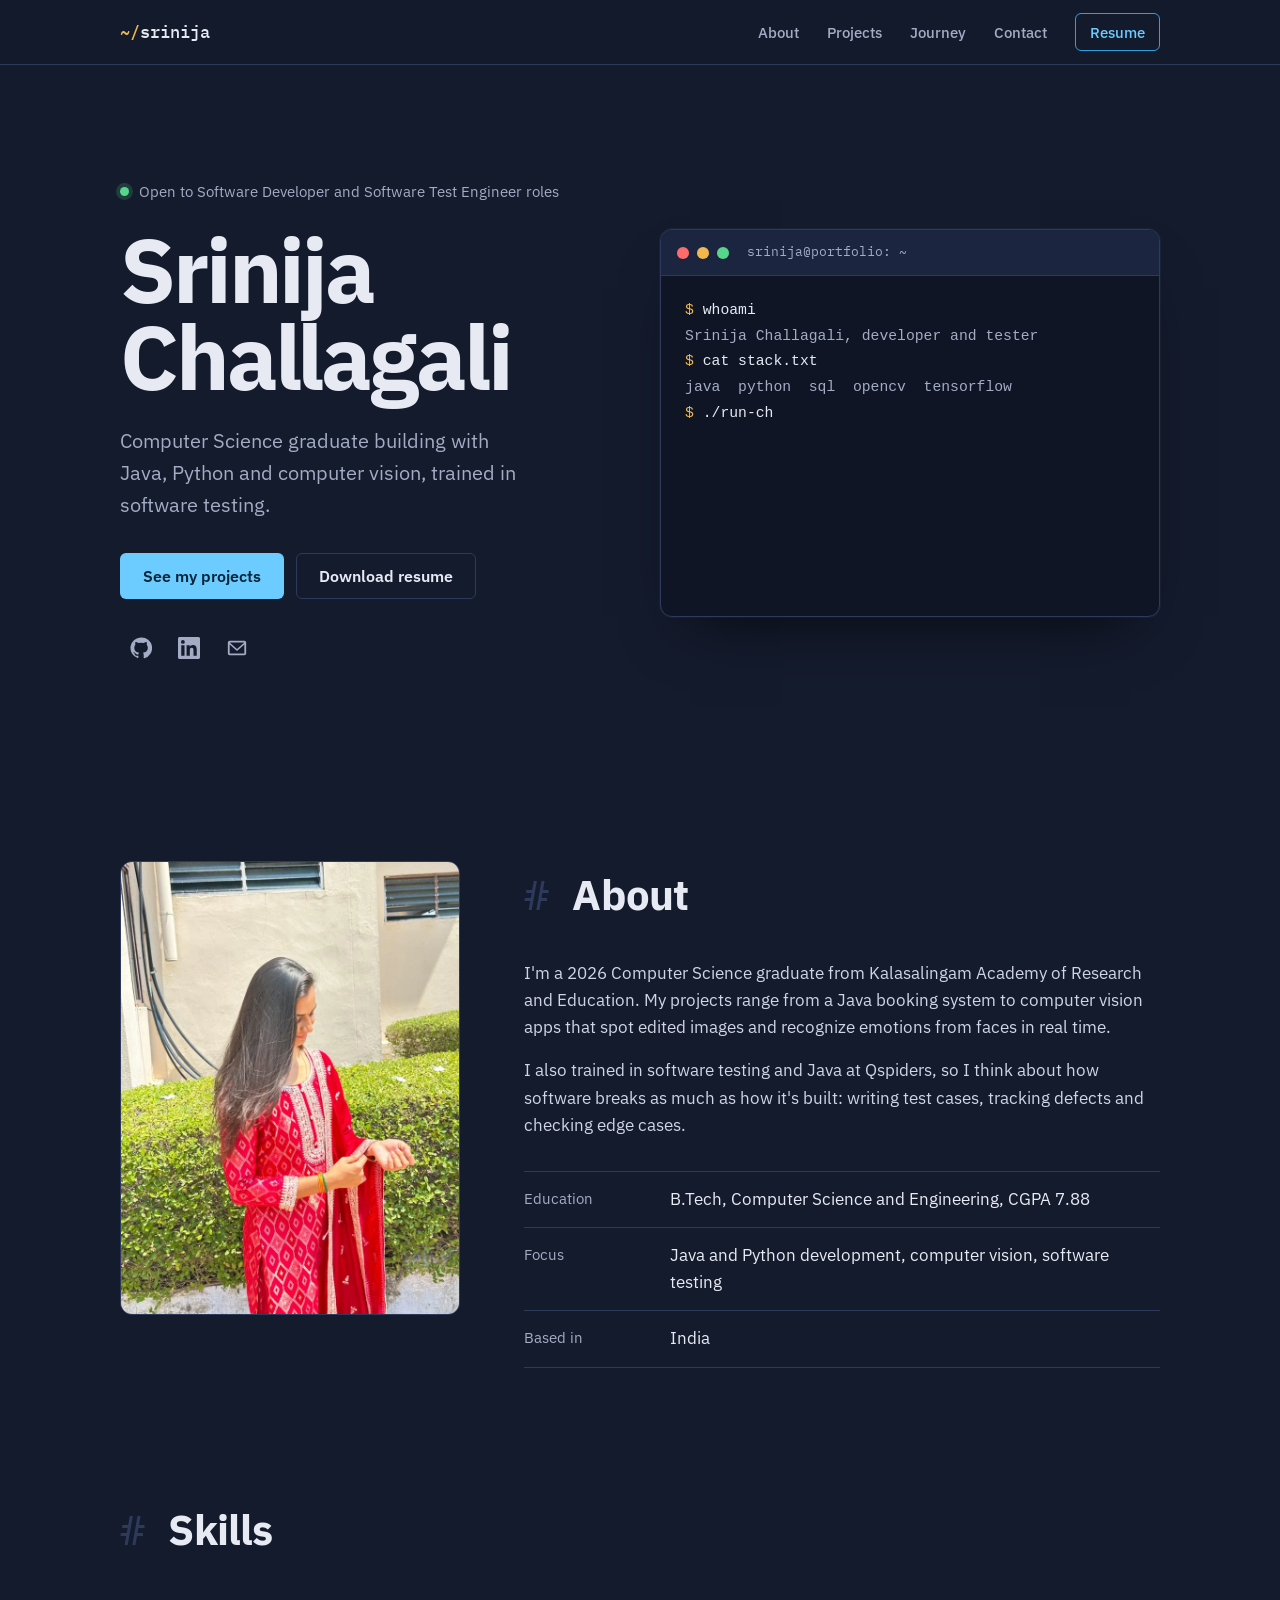
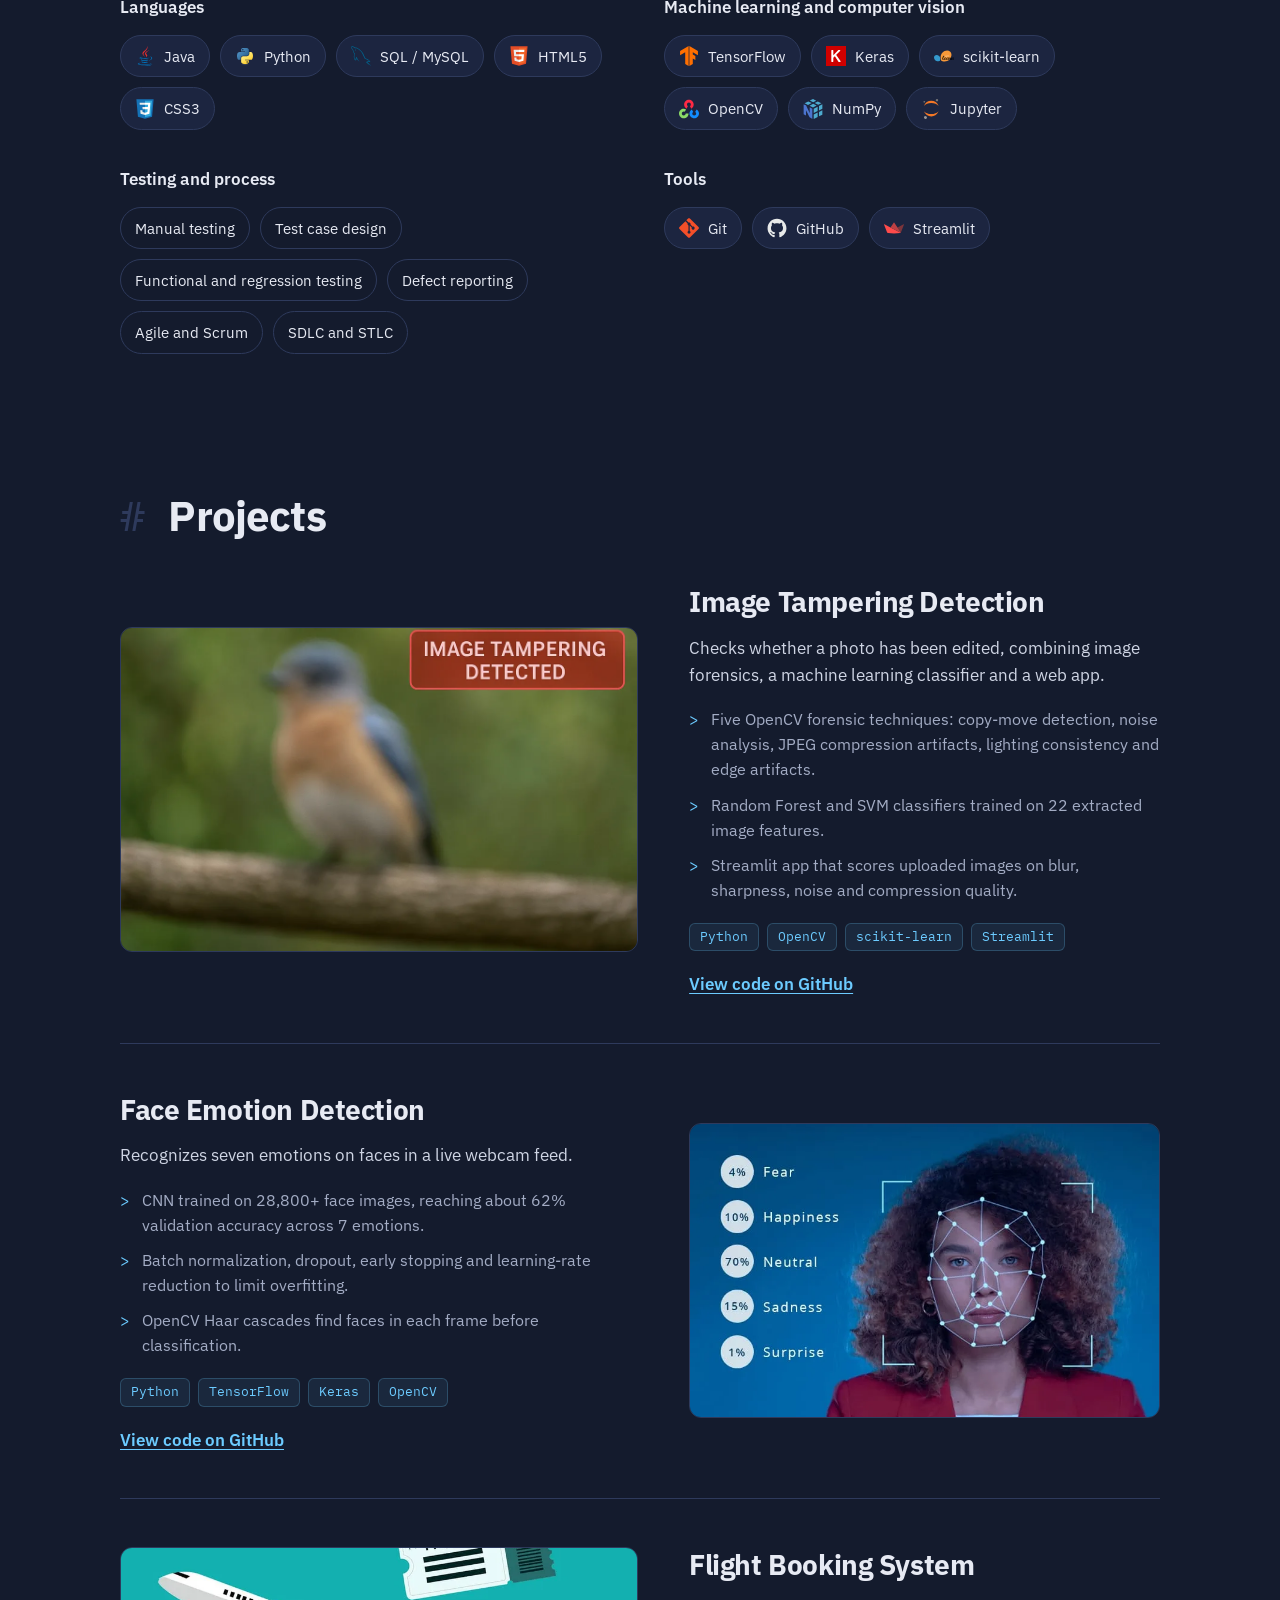
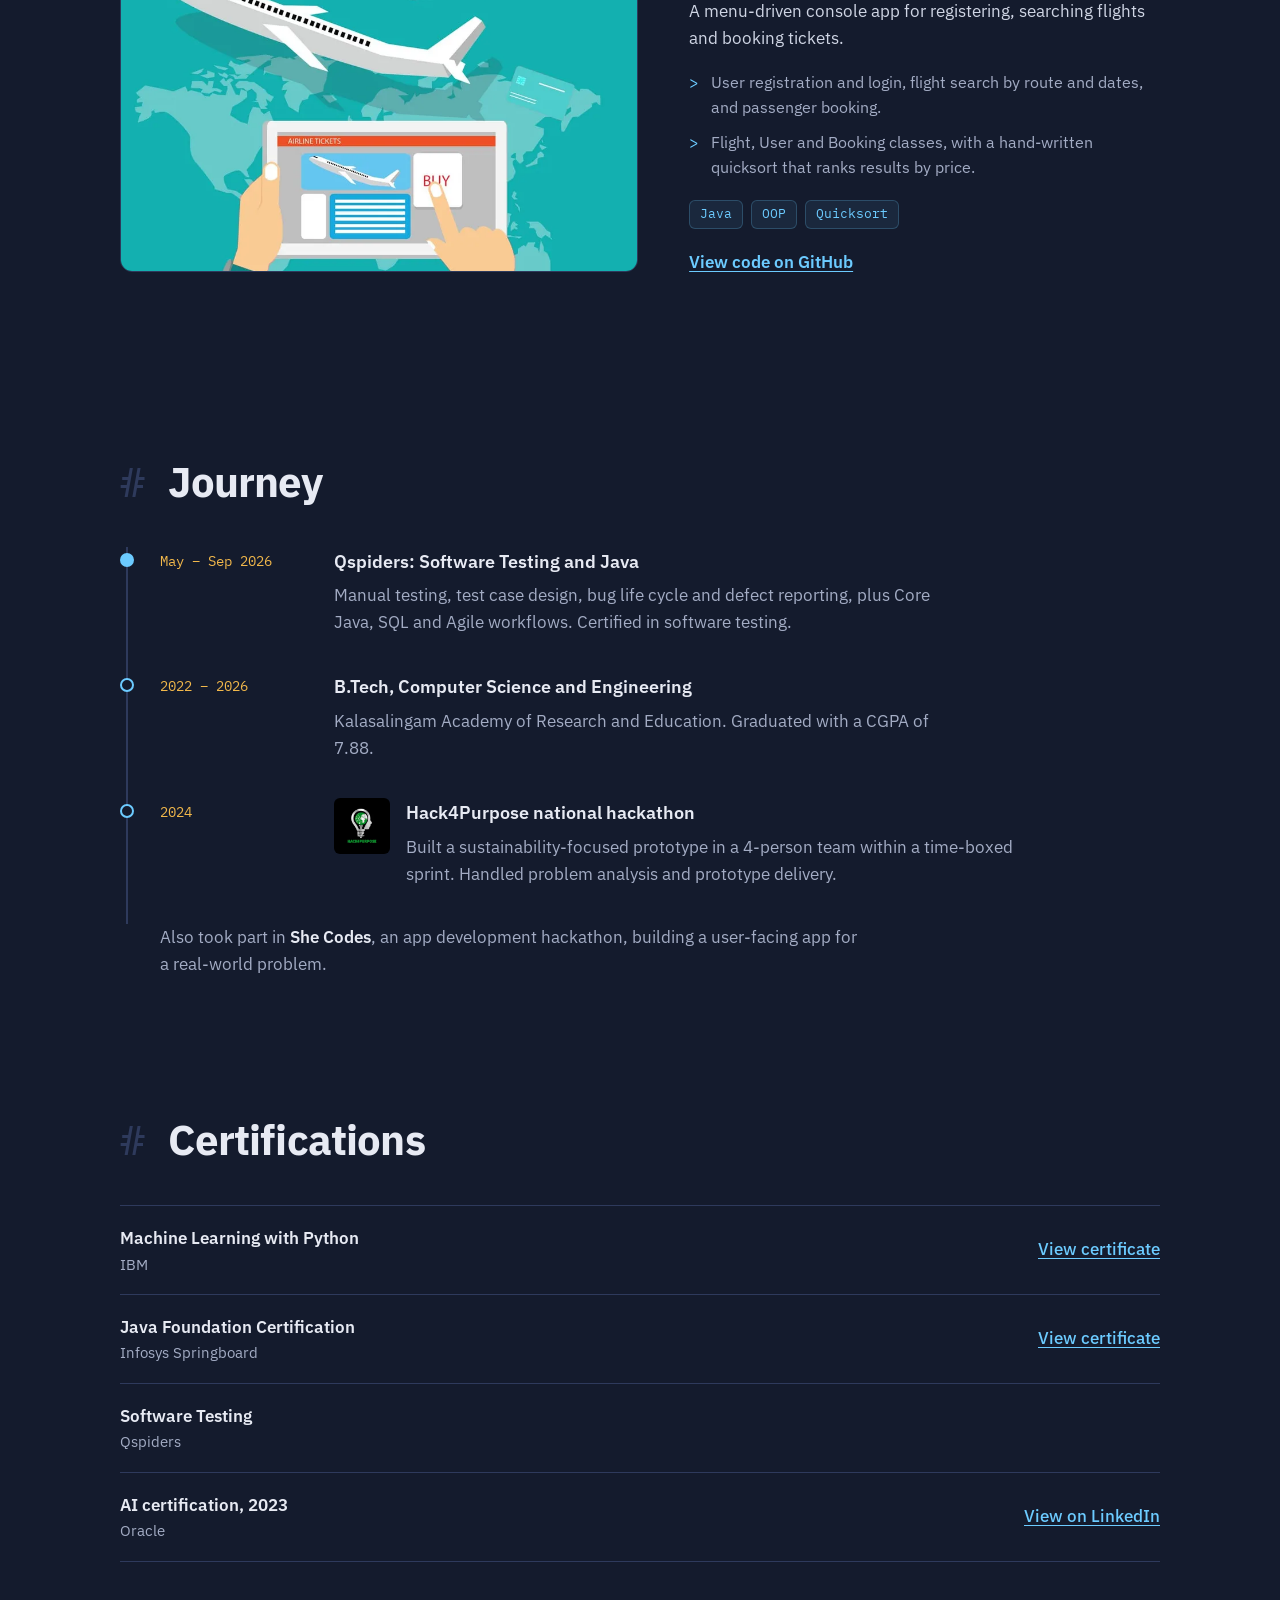
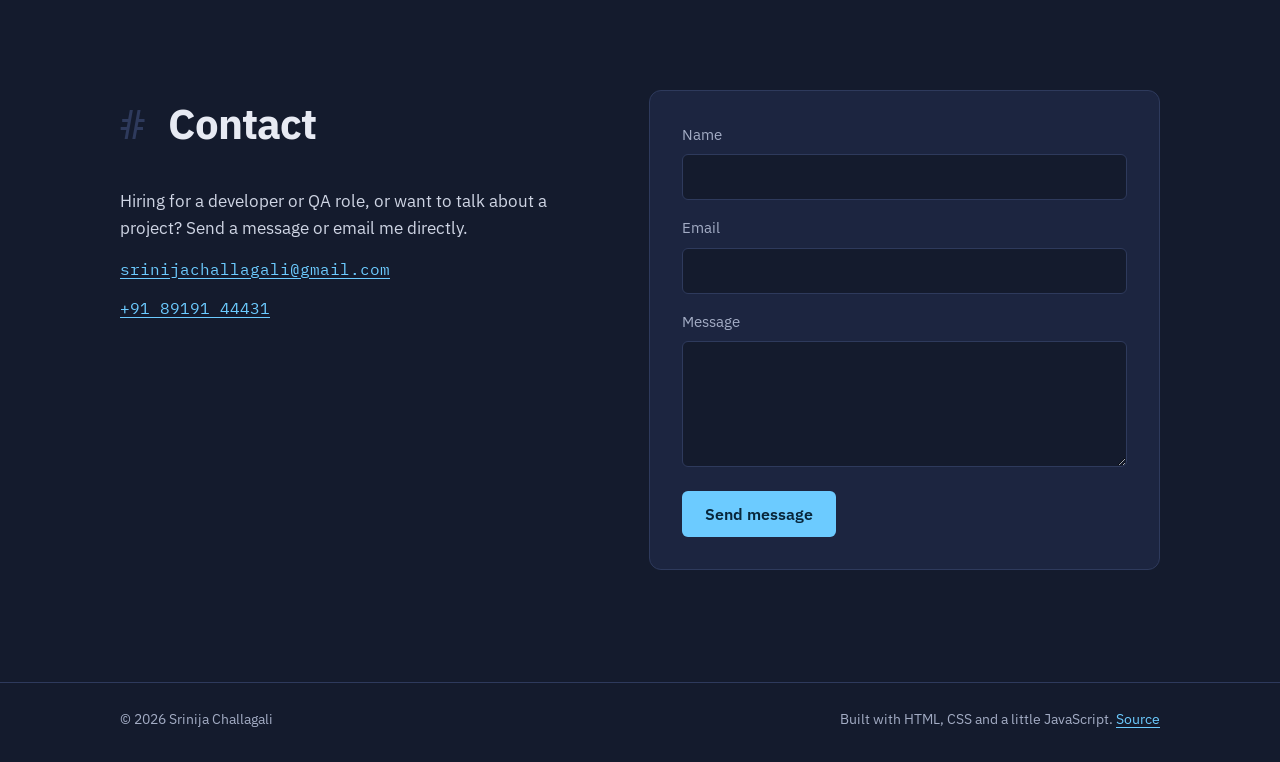
<file: index.html>
<!DOCTYPE html>
<html lang="en">
<head>
  <meta charset="UTF-8" />
  <meta name="viewport" content="width=device-width, initial-scale=1.0" />
  <title>Srinija Challagali – Software Developer</title>
  <meta name="description" content="Srinija Challagali, Computer Science graduate building with Java, Python and computer vision, trained in software testing." />
  <meta property="og:title" content="Srinija Challagali – Software Developer" />
  <meta property="og:description" content="Java, Python, computer vision and software testing. Projects, skills and contact." />
  <meta property="og:image" content="assets/img/srinija.webp" />
  <link rel="icon" href="data:image/svg+xml,<svg xmlns='http://www.w3.org/2000/svg' viewBox='0 0 64 64'><rect width='64' height='64' rx='14' fill='%23141B2D'/><text x='50%25' y='56%25' text-anchor='middle' dominant-baseline='middle' font-family='monospace' font-size='30' font-weight='700' fill='%236CCBFF'>sc</text></svg>" />
  <link rel="preconnect" href="https://fonts.googleapis.com" />
  <link rel="preconnect" href="https://fonts.gstatic.com" crossorigin />
  <link href="https://fonts.googleapis.com/css2?family=IBM+Plex+Mono:wght@400;500&family=IBM+Plex+Sans:wght@400;500;600;700&display=swap" rel="stylesheet" />
  <link rel="stylesheet" href="styles.css" />
</head>
<body>
  <a class="skip" href="#main">Skip to content</a>

  <header class="site-header">
    <div class="wrap header-inner">
      <a class="wordmark" href="#top" aria-label="Srinija Challagali, back to top"><span class="prompt">~/</span>srinija</a>
      <nav aria-label="Main">
        <a href="#about">About</a>
        <a href="#projects">Projects</a>
        <a href="#journey">Journey</a>
        <a href="#contact">Contact</a>
        <a class="nav-resume" href="SrinijaChallagali_Resume.pdf" target="_blank" rel="noopener">Resume</a>
      </nav>
    </div>
  </header>

  <main id="main">
    <!-- Hero -->
    <section class="hero wrap" id="top">
      <div class="hero-text">
        <p class="status"><span class="dot" aria-hidden="true"></span>Open to Software Developer and Software Test Engineer roles</p>
        <h1>Srinija<br />Challagali</h1>
        <p class="lede">Computer Science graduate building with Java, Python and computer vision, trained in software testing.</p>
        <div class="actions">
          <a class="btn btn-primary" href="#projects">See my projects</a>
          <a class="btn btn-ghost" href="SrinijaChallagali_Resume.pdf" target="_blank" rel="noopener">Download resume</a>
        </div>
        <ul class="socials" aria-label="Profiles">
          <li><a href="https://github.com/SrinijaChallagali" target="_blank" rel="noopener" aria-label="GitHub">
            <svg viewBox="0 0 24 24" aria-hidden="true"><path d="M12 .5a11.5 11.5 0 0 0-3.64 22.41c.58.1.79-.25.79-.56v-2c-3.2.7-3.88-1.37-3.88-1.37-.52-1.33-1.28-1.68-1.28-1.68-1.05-.72.08-.7.08-.7 1.16.08 1.77 1.19 1.77 1.19 1.03 1.77 2.71 1.26 3.37.96.1-.75.4-1.26.73-1.55-2.55-.29-5.24-1.28-5.24-5.69 0-1.26.45-2.29 1.19-3.1-.12-.29-.52-1.46.11-3.05 0 0 .97-.31 3.17 1.18a11 11 0 0 1 5.77 0c2.2-1.49 3.17-1.18 3.17-1.18.63 1.59.23 2.76.11 3.05.74.81 1.19 1.84 1.19 3.1 0 4.42-2.7 5.39-5.26 5.68.41.36.78 1.06.78 2.14v3.17c0 .31.21.67.8.56A11.5 11.5 0 0 0 12 .5Z"/></svg>
          </a></li>
          <li><a href="https://www.linkedin.com/in/srinijachallagali/" target="_blank" rel="noopener" aria-label="LinkedIn">
            <svg viewBox="0 0 24 24" aria-hidden="true"><path d="M20.45 20.45h-3.56v-5.57c0-1.33-.02-3.04-1.85-3.04-1.86 0-2.14 1.45-2.14 2.94v5.67H9.35V9h3.41v1.56h.05c.48-.9 1.64-1.85 3.37-1.85 3.6 0 4.27 2.37 4.27 5.46v6.28ZM5.34 7.43a2.06 2.06 0 1 1 0-4.13 2.06 2.06 0 0 1 0 4.13ZM7.12 20.45H3.56V9h3.56v11.45ZM22.22 0H1.77C.79 0 0 .77 0 1.73v20.54C0 23.23.79 24 1.77 24h20.45c.98 0 1.78-.77 1.78-1.73V1.73C24 .77 23.2 0 22.22 0Z"/></svg>
          </a></li>
          <li><a href="mailto:srinijachallagali@gmail.com" aria-label="Email">
            <svg viewBox="0 0 24 24" aria-hidden="true"><path d="M20 4H4a2 2 0 0 0-2 2v12a2 2 0 0 0 2 2h16a2 2 0 0 0 2-2V6a2 2 0 0 0-2-2Zm0 2v.01L12 13 4 6.01V6h16ZM4 18V8.2l7.38 6.63a1 1 0 0 0 1.24 0L20 8.2V18H4Z"/></svg>
          </a></li>
        </ul>
      </div>

      <figure class="terminal" aria-label="Terminal summary of Srinija's profile">
        <div class="term-bar" aria-hidden="true">
          <span></span><span></span><span></span>
          <p>srinija@portfolio: ~</p>
        </div>
        <pre class="term-body" id="term"><code><span class="t-line"><span class="t-prompt">$</span> whoami</span>
<span class="t-out">Srinija Challagali, developer and tester</span>
<span class="t-line"><span class="t-prompt">$</span> cat stack.txt</span>
<span class="t-out">java  python  sql  opencv  tensorflow</span>
<span class="t-line"><span class="t-prompt">$</span> ./run-checks --profile srinija</span>
<span class="t-out"><span class="t-pass">PASS</span> B.Tech Computer Science, CGPA 7.88</span>
<span class="t-out"><span class="t-pass">PASS</span> Qspiders certified in software testing</span>
<span class="t-out"><span class="t-pass">PASS</span> 3 projects published on GitHub</span>
<span class="t-out"><span class="t-pass">PASS</span> IBM and Infosys certifications</span>
<span class="t-out t-summary">4 passed, 0 failed</span>
<span class="t-line"><span class="t-prompt">$</span> <span class="cursor" aria-hidden="true"></span></span></code></pre>
      </figure>
    </section>

    <!-- About -->
    <section class="section wrap about" id="about" aria-labelledby="about-title">
      <img class="portrait" src="assets/img/srinija.webp" alt="Portrait of Srinija Challagali" width="720" height="960" loading="lazy" />
      <div class="about-text">
        <h2 id="about-title">About</h2>
        <p>I'm a 2026 Computer Science graduate from Kalasalingam Academy of Research and Education. My projects range from a Java booking system to computer vision apps that spot edited images and recognize emotions from faces in real time.</p>
        <p>I also trained in software testing and Java at Qspiders, so I think about how software breaks as much as how it's built: writing test cases, tracking defects and checking edge cases.</p>
        <dl class="facts">
          <div><dt>Education</dt><dd>B.Tech, Computer Science and Engineering, CGPA 7.88</dd></div>
          <div><dt>Focus</dt><dd>Java and Python development, computer vision, software testing</dd></div>
          <div><dt>Based in</dt><dd>India</dd></div>
        </dl>
      </div>
    </section>

    <!-- Skills -->
    <section class="section wrap" id="skills" aria-labelledby="skills-title">
      <h2 id="skills-title">Skills</h2>
      <div class="skill-groups">
        <div class="skill-group">
          <h3>Languages</h3>
          <ul class="chips">
            <li><img src="assets/icons/java.svg" alt="" width="20" height="20" />Java</li>
            <li><img src="assets/icons/python.svg" alt="" width="20" height="20" />Python</li>
            <li><img src="assets/icons/mysql.svg" alt="" width="20" height="20" />SQL / MySQL</li>
            <li><img src="assets/icons/html5.svg" alt="" width="20" height="20" />HTML5</li>
            <li><img src="assets/icons/css3.svg" alt="" width="20" height="20" />CSS3</li>
          </ul>
        </div>
        <div class="skill-group">
          <h3>Machine learning and computer vision</h3>
          <ul class="chips">
            <li><img src="assets/icons/tensorflow.svg" alt="" width="20" height="20" />TensorFlow</li>
            <li><img src="assets/icons/keras.svg" alt="" width="20" height="20" />Keras</li>
            <li><img src="assets/icons/scikitlearn.svg" alt="" width="20" height="20" />scikit-learn</li>
            <li><img src="assets/icons/opencv.svg" alt="" width="20" height="20" />OpenCV</li>
            <li><img src="assets/icons/numpy.svg" alt="" width="20" height="20" />NumPy</li>
            <li><img src="assets/icons/jupyter.svg" alt="" width="20" height="20" />Jupyter</li>
          </ul>
        </div>
        <div class="skill-group">
          <h3>Testing and process</h3>
          <ul class="chips chips-text">
            <li>Manual testing</li>
            <li>Test case design</li>
            <li>Functional and regression testing</li>
            <li>Defect reporting</li>
            <li>Agile and Scrum</li>
            <li>SDLC and STLC</li>
          </ul>
        </div>
        <div class="skill-group">
          <h3>Tools</h3>
          <ul class="chips">
            <li><img src="assets/icons/git.svg" alt="" width="20" height="20" />Git</li>
            <li><img class="invert" src="assets/icons/github.svg" alt="" width="20" height="20" />GitHub</li>
            <li><img src="assets/icons/streamlit.svg" alt="" width="20" height="20" />Streamlit</li>
          </ul>
        </div>
      </div>
    </section>

    <!-- Projects -->
    <section class="section wrap" id="projects" aria-labelledby="projects-title">
      <h2 id="projects-title">Projects</h2>

      <article class="project">
        <a class="project-media" href="https://github.com/SrinijaChallagali/Image-Tampering-using-Ai" target="_blank" rel="noopener" tabindex="-1" aria-hidden="true">
          <img src="assets/img/image-tampering.webp" alt="" width="1100" height="733" loading="lazy" />
        </a>
        <div class="project-body">
          <h3>Image Tampering Detection</h3>
          <p class="project-sum">Checks whether a photo has been edited, combining image forensics, a machine learning classifier and a web app.</p>
          <ul class="points">
            <li>Five OpenCV forensic techniques: copy-move detection, noise analysis, JPEG compression artifacts, lighting consistency and edge artifacts.</li>
            <li>Random Forest and SVM classifiers trained on 22 extracted image features.</li>
            <li>Streamlit app that scores uploaded images on blur, sharpness, noise and compression quality.</li>
          </ul>
          <ul class="tags" aria-label="Built with"><li>Python</li><li>OpenCV</li><li>scikit-learn</li><li>Streamlit</li></ul>
          <a class="code-link" href="https://github.com/SrinijaChallagali/Image-Tampering-using-Ai" target="_blank" rel="noopener">View code on GitHub</a>
        </div>
      </article>

      <article class="project project-flip">
        <a class="project-media" href="https://github.com/SrinijaChallagali/Face-Emotion-Detection-Using-Python" target="_blank" rel="noopener" tabindex="-1" aria-hidden="true">
          <img src="assets/img/face-emotion.webp" alt="" width="780" height="496" loading="lazy" />
        </a>
        <div class="project-body">
          <h3>Face Emotion Detection</h3>
          <p class="project-sum">Recognizes seven emotions on faces in a live webcam feed.</p>
          <ul class="points">
            <li>CNN trained on 28,800+ face images, reaching about 62% validation accuracy across 7 emotions.</li>
            <li>Batch normalization, dropout, early stopping and learning-rate reduction to limit overfitting.</li>
            <li>OpenCV Haar cascades find faces in each frame before classification.</li>
          </ul>
          <ul class="tags" aria-label="Built with"><li>Python</li><li>TensorFlow</li><li>Keras</li><li>OpenCV</li></ul>
          <a class="code-link" href="https://github.com/SrinijaChallagali/Face-Emotion-Detection-Using-Python" target="_blank" rel="noopener">View code on GitHub</a>
        </div>
      </article>

      <article class="project">
        <a class="project-media" href="https://github.com/SrinijaChallagali/Flight-Ticket-booking-system-using-Java" target="_blank" rel="noopener" tabindex="-1" aria-hidden="true">
          <img src="assets/img/flight-booking.webp" alt="" width="900" height="801" loading="lazy" />
        </a>
        <div class="project-body">
          <h3>Flight Booking System</h3>
          <p class="project-sum">A menu-driven console app for registering, searching flights and booking tickets.</p>
          <ul class="points">
            <li>User registration and login, flight search by route and dates, and passenger booking.</li>
            <li>Flight, User and Booking classes, with a hand-written quicksort that ranks results by price.</li>
          </ul>
          <ul class="tags" aria-label="Built with"><li>Java</li><li>OOP</li><li>Quicksort</li></ul>
          <a class="code-link" href="https://github.com/SrinijaChallagali/Flight-Ticket-booking-system-using-Java" target="_blank" rel="noopener">View code on GitHub</a>
        </div>
      </article>
    </section>

    <!-- Journey -->
    <section class="section wrap journey" id="journey" aria-labelledby="journey-title">
      <h2 id="journey-title">Journey</h2>
      <ol class="timeline">
        <li>
          <time>May – Sep 2026</time>
          <div>
            <h3>Qspiders: Software Testing and Java</h3>
            <p>Manual testing, test case design, bug life cycle and defect reporting, plus Core Java, SQL and Agile workflows. Certified in software testing.</p>
          </div>
        </li>
        <li>
          <time>2022 – 2026</time>
          <div>
            <h3>B.Tech, Computer Science and Engineering</h3>
            <p>Kalasalingam Academy of Research and Education. Graduated with a CGPA of 7.88.</p>
          </div>
        </li>
        <li>
          <time>2024</time>
          <div class="with-logo">
            <img src="assets/img/hack4purpose.webp" alt="Hack4Purpose logo" width="56" height="56" />
            <div>
              <h3>Hack4Purpose national hackathon</h3>
              <p>Built a sustainability-focused prototype in a 4-person team within a time-boxed sprint. Handled problem analysis and prototype delivery.</p>
            </div>
          </div>
        </li>
      </ol>
      <p class="aside-note">Also took part in <strong>She Codes</strong>, an app development hackathon, building a user-facing app for a real-world problem.</p>
    </section>

    <!-- Certifications -->
    <section class="section wrap" id="certifications" aria-labelledby="cert-title">
      <h2 id="cert-title">Certifications</h2>
      <ul class="certs">
        <li><div><h3>Machine Learning with Python</h3><p>IBM</p></div><a href="MLPYTHONCERTIFICATE.pdf" target="_blank" rel="noopener">View certificate</a></li>
        <li><div><h3>Java Foundation Certification</h3><p>Infosys Springboard</p></div><a href="Java Infosys.pdf" target="_blank" rel="noopener">View certificate</a></li>
        <li><div><h3>Software Testing</h3><p>Qspiders</p></div></li>
        <li><div><h3>AI certification, 2023</h3><p>Oracle</p></div><a href="https://www.linkedin.com/in/srinijachallagali/" target="_blank" rel="noopener">View on LinkedIn</a></li>
      </ul>
    </section>

    <!-- Contact -->
    <section class="section wrap contact" id="contact" aria-labelledby="contact-title">
      <div class="contact-intro">
        <h2 id="contact-title">Contact</h2>
        <p>Hiring for a developer or QA role, or want to talk about a project? Send a message or email me directly.</p>
        <p class="contact-direct"><a href="mailto:srinijachallagali@gmail.com">srinijachallagali@gmail.com</a></p>
        <p class="contact-direct"><a href="tel:+918919144431">+91 89191 44431</a></p>
      </div>
      <form class="contact-form" action="https://api.web3forms.com/submit" method="POST">
        <input type="hidden" name="access_key" value="89e299b2-4e06-408c-b3db-bad36f207585" />
        <input type="hidden" name="subject" value="New message from your portfolio" />
        <label for="f-name">Name</label>
        <input id="f-name" type="text" name="name" autocomplete="name" required />
        <label for="f-email">Email</label>
        <input id="f-email" type="email" name="email" autocomplete="email" required />
        <label for="f-message">Message</label>
        <textarea id="f-message" name="message" rows="5" required></textarea>
        <button class="btn btn-primary" type="submit">Send message</button>
      </form>
    </section>
  </main>

  <footer class="site-footer">
    <div class="wrap footer-inner">
      <p>&copy; <span id="year">2026</span> Srinija Challagali</p>
      <p>Built with HTML, CSS and a little JavaScript. <a href="https://github.com/SrinijaChallagali/portfolio" target="_blank" rel="noopener">Source</a></p>
    </div>
  </footer>

  <script src="main.js"></script>
</body>
</html>
</file>
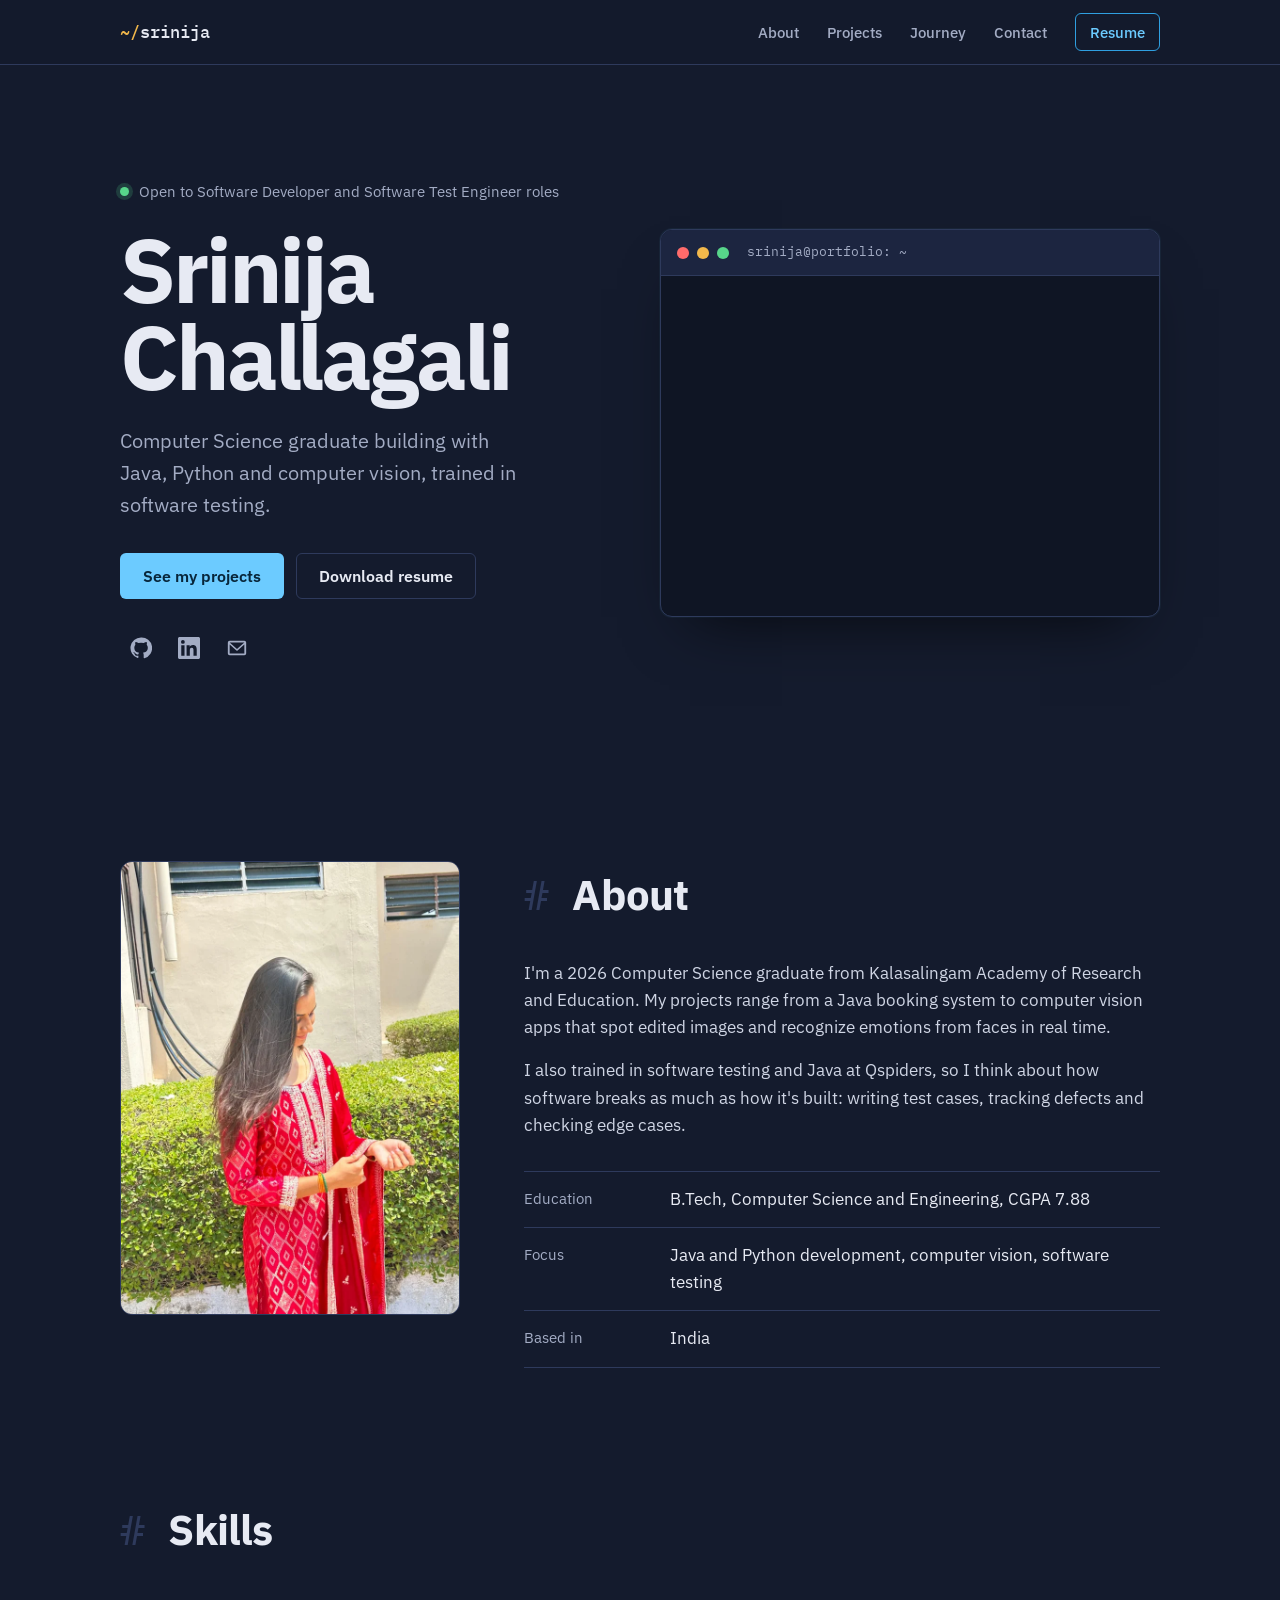
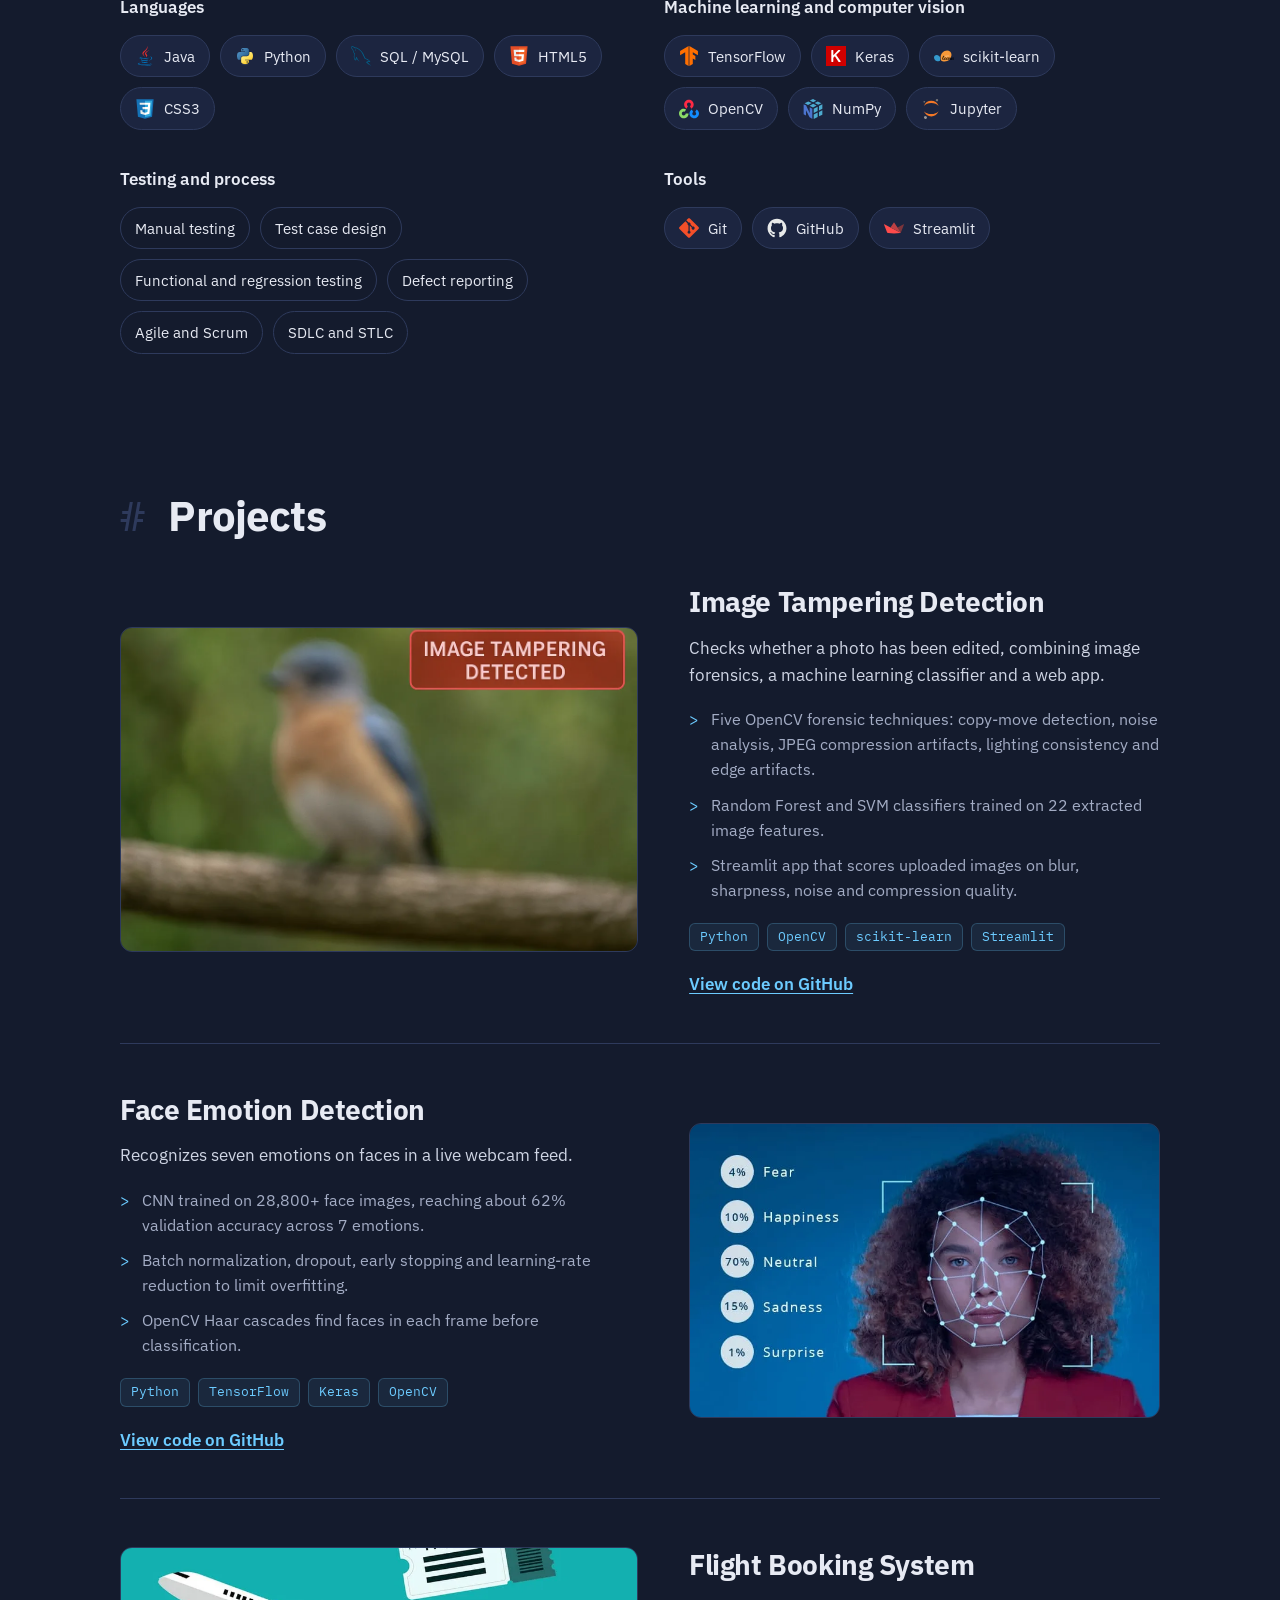
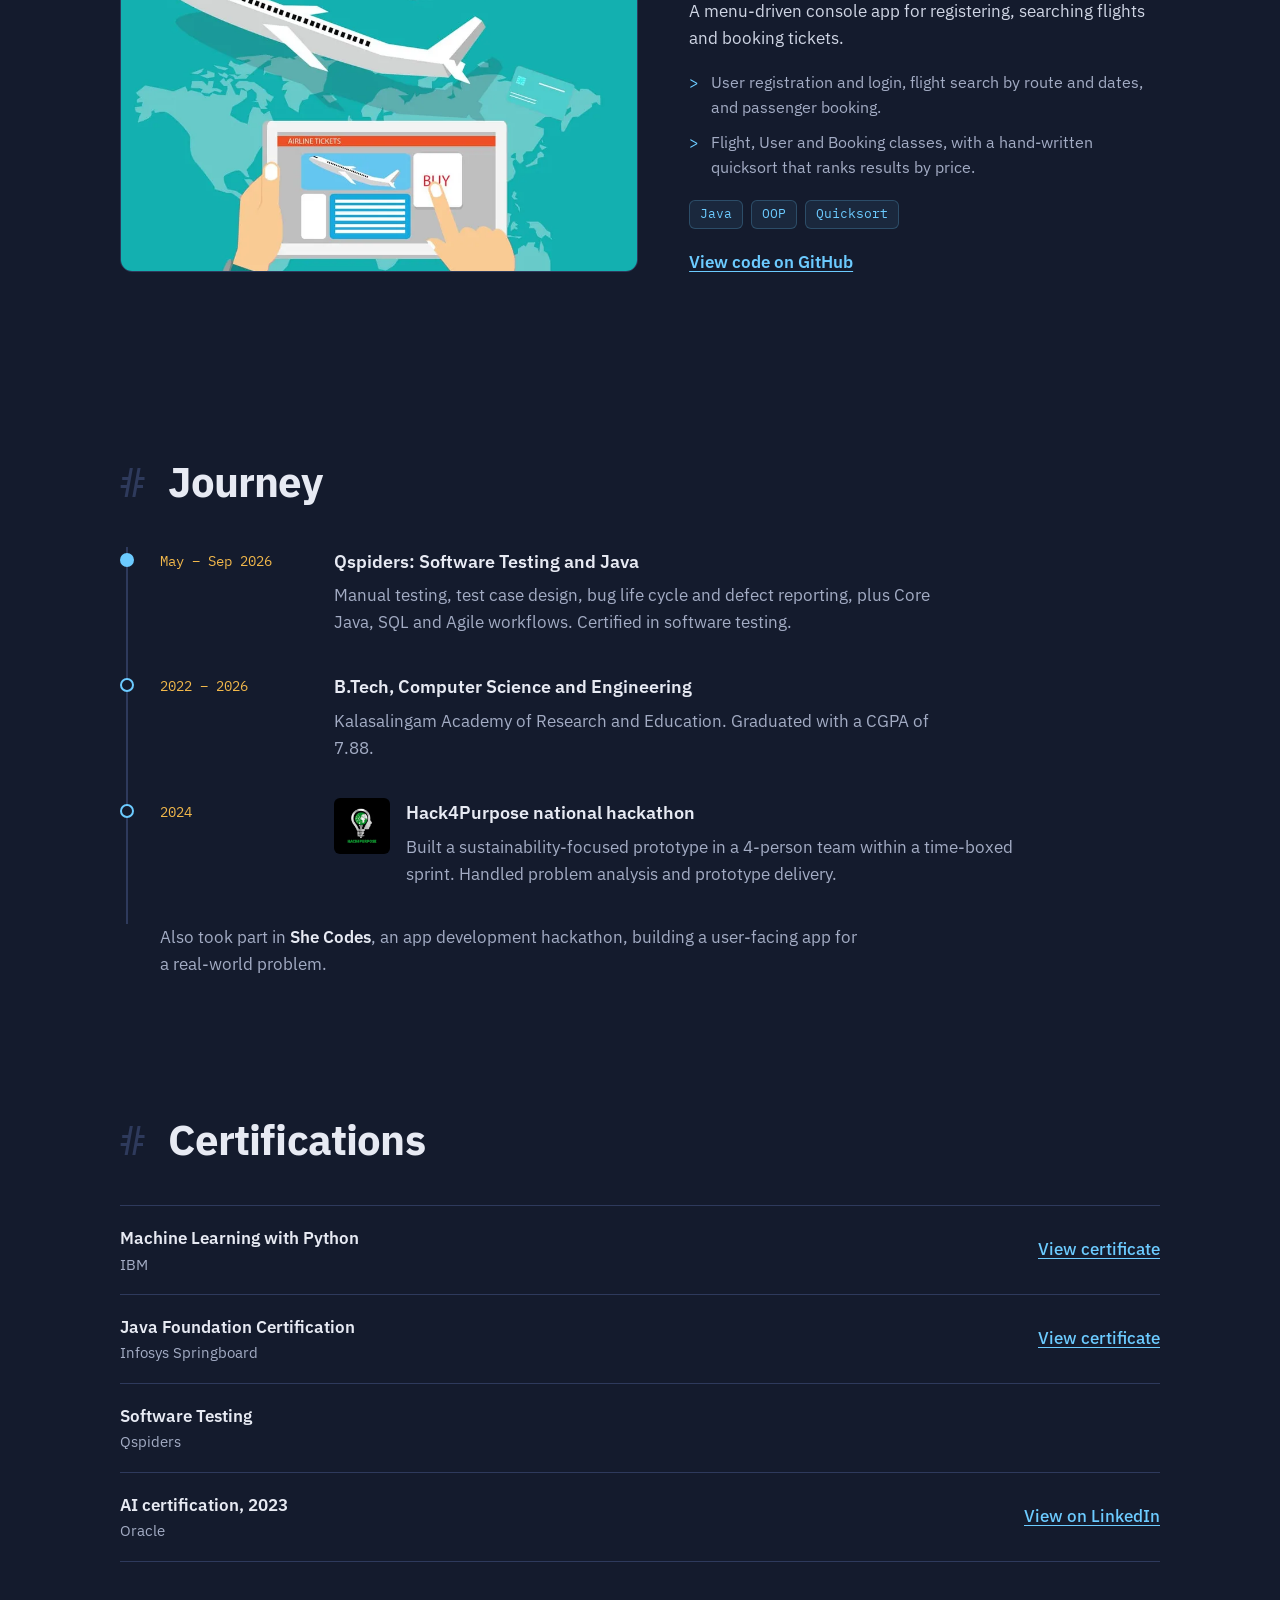
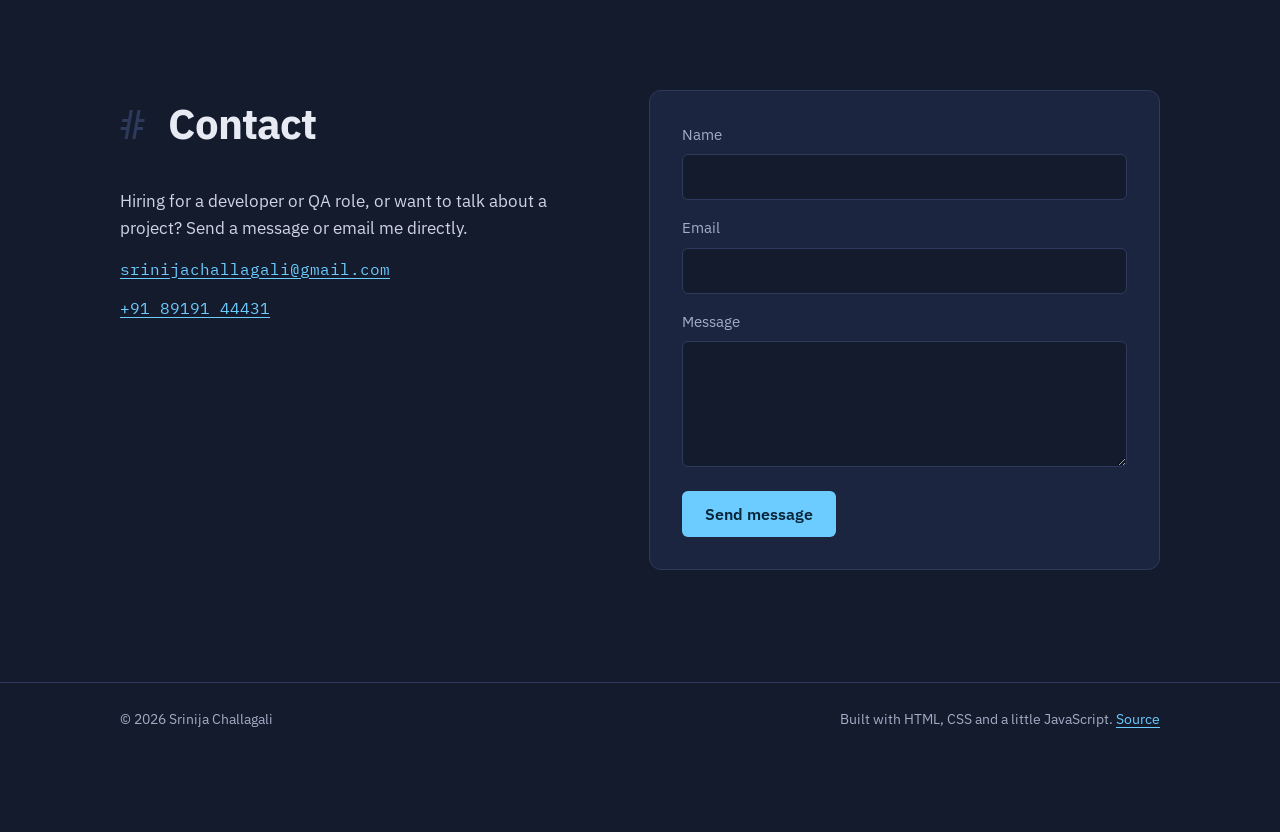
<file: contact.html>
<!DOCTYPE html>
<html lang="en">
<head>
  <meta charset="UTF-8" />
  <title>Srinija Challagali</title>
  <meta http-equiv="refresh" content="0; url=index.html#contact" />
  <link rel="canonical" href="index.html#contact" />
</head>
<body>
  <p>This page has moved. <a href="index.html#contact">Continue to the portfolio</a>.</p>
</body>
</html>
</file>
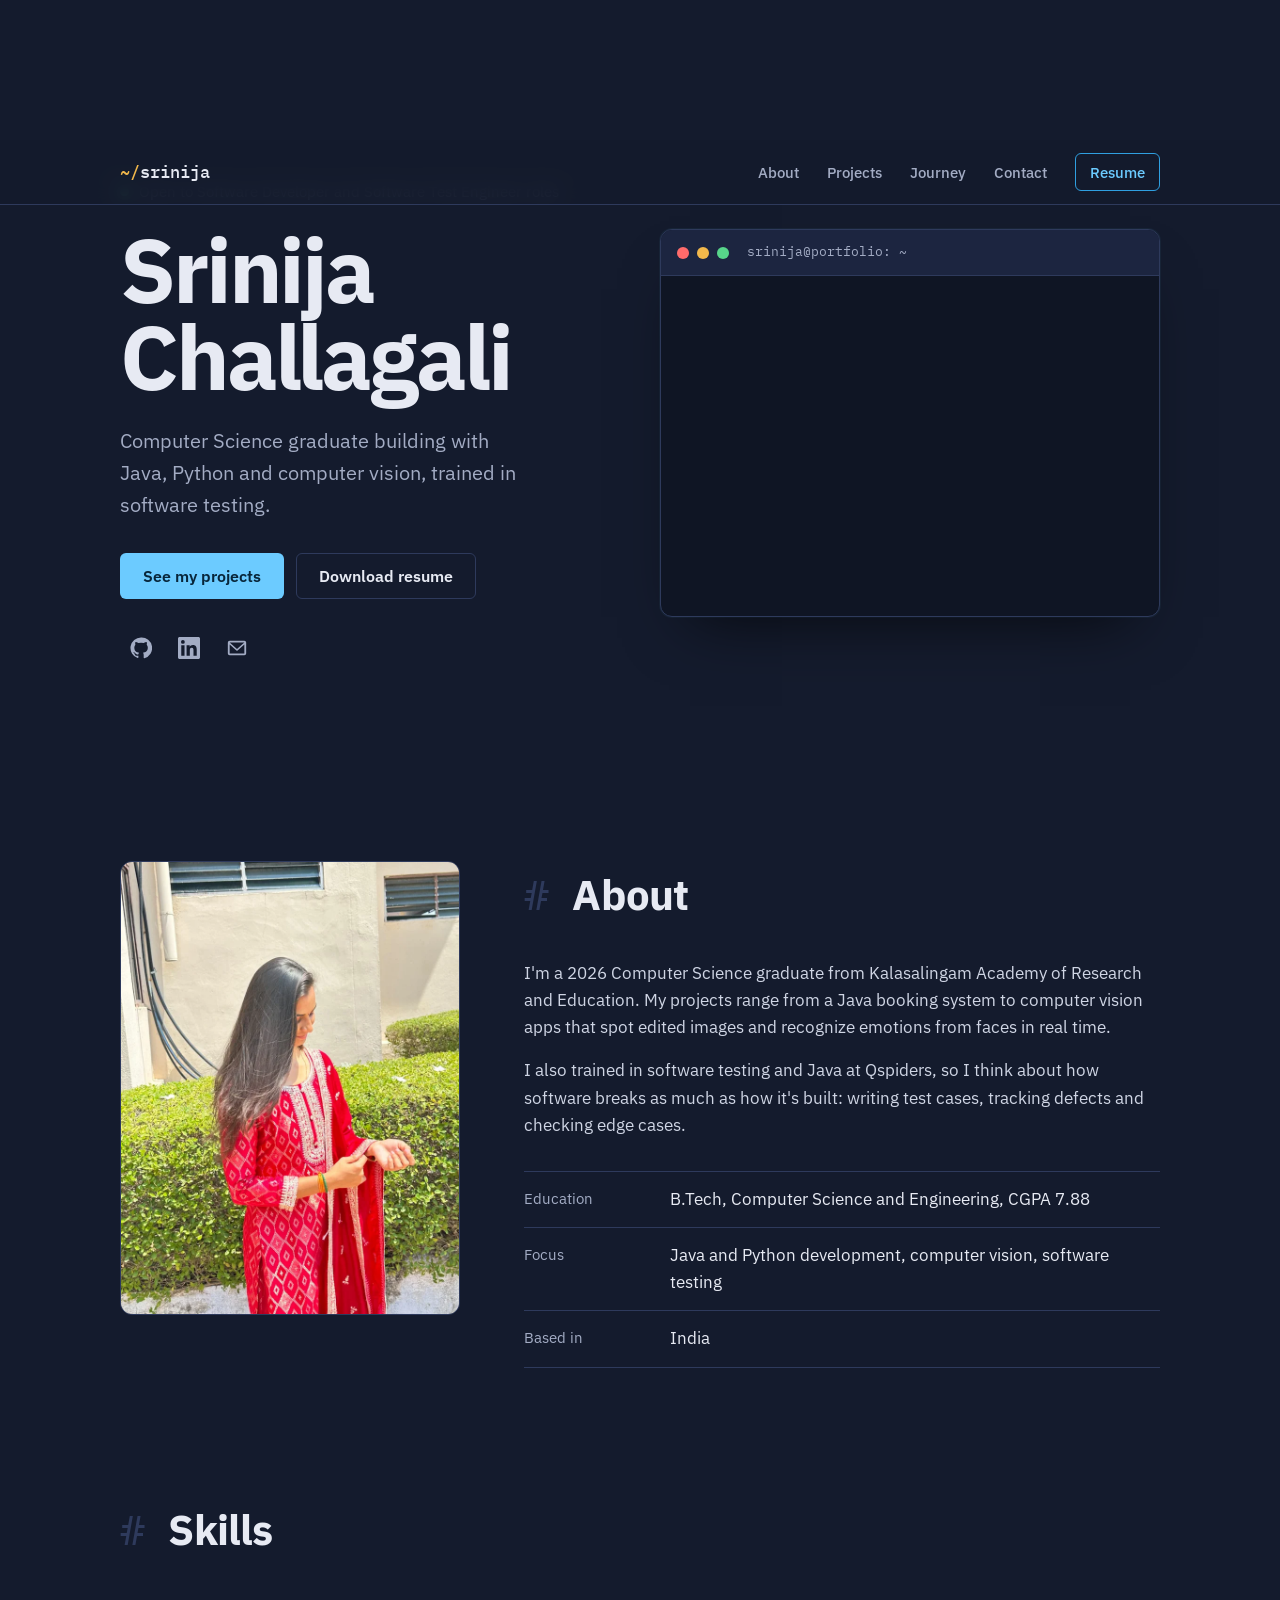
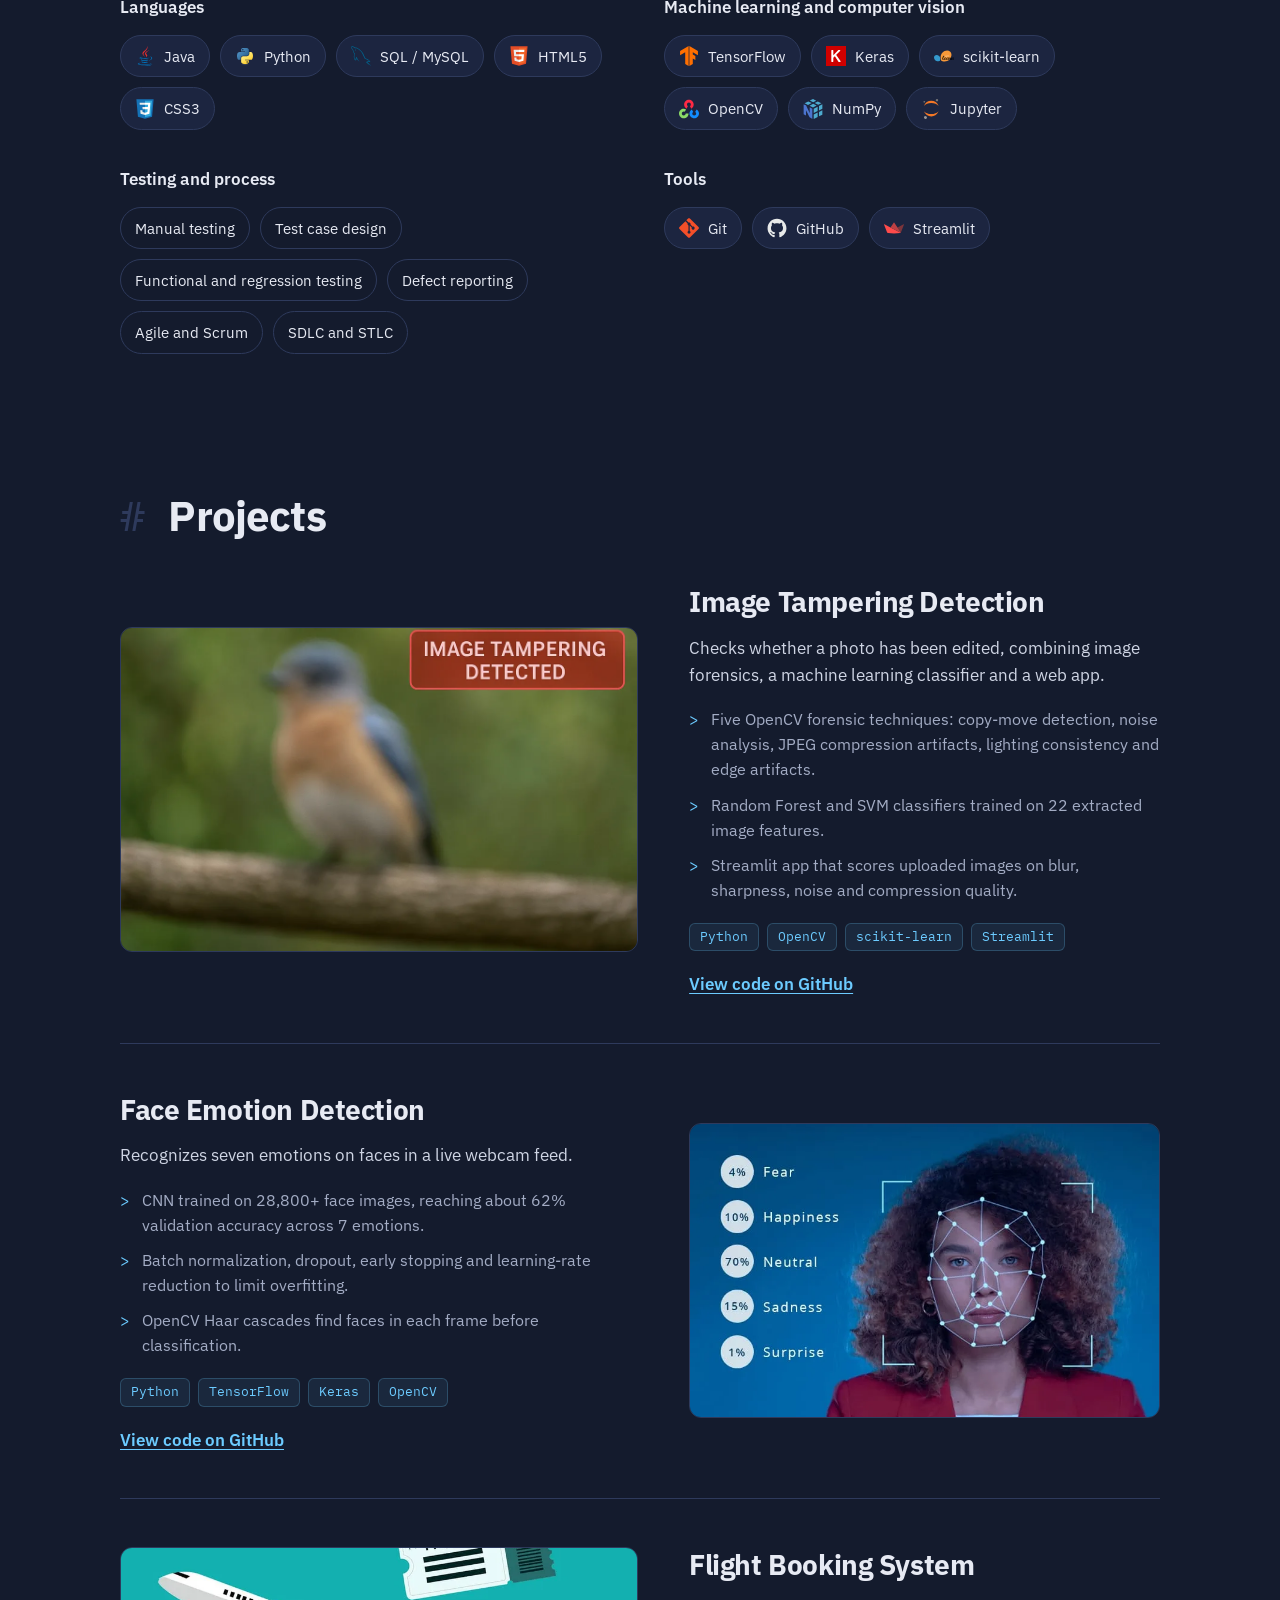
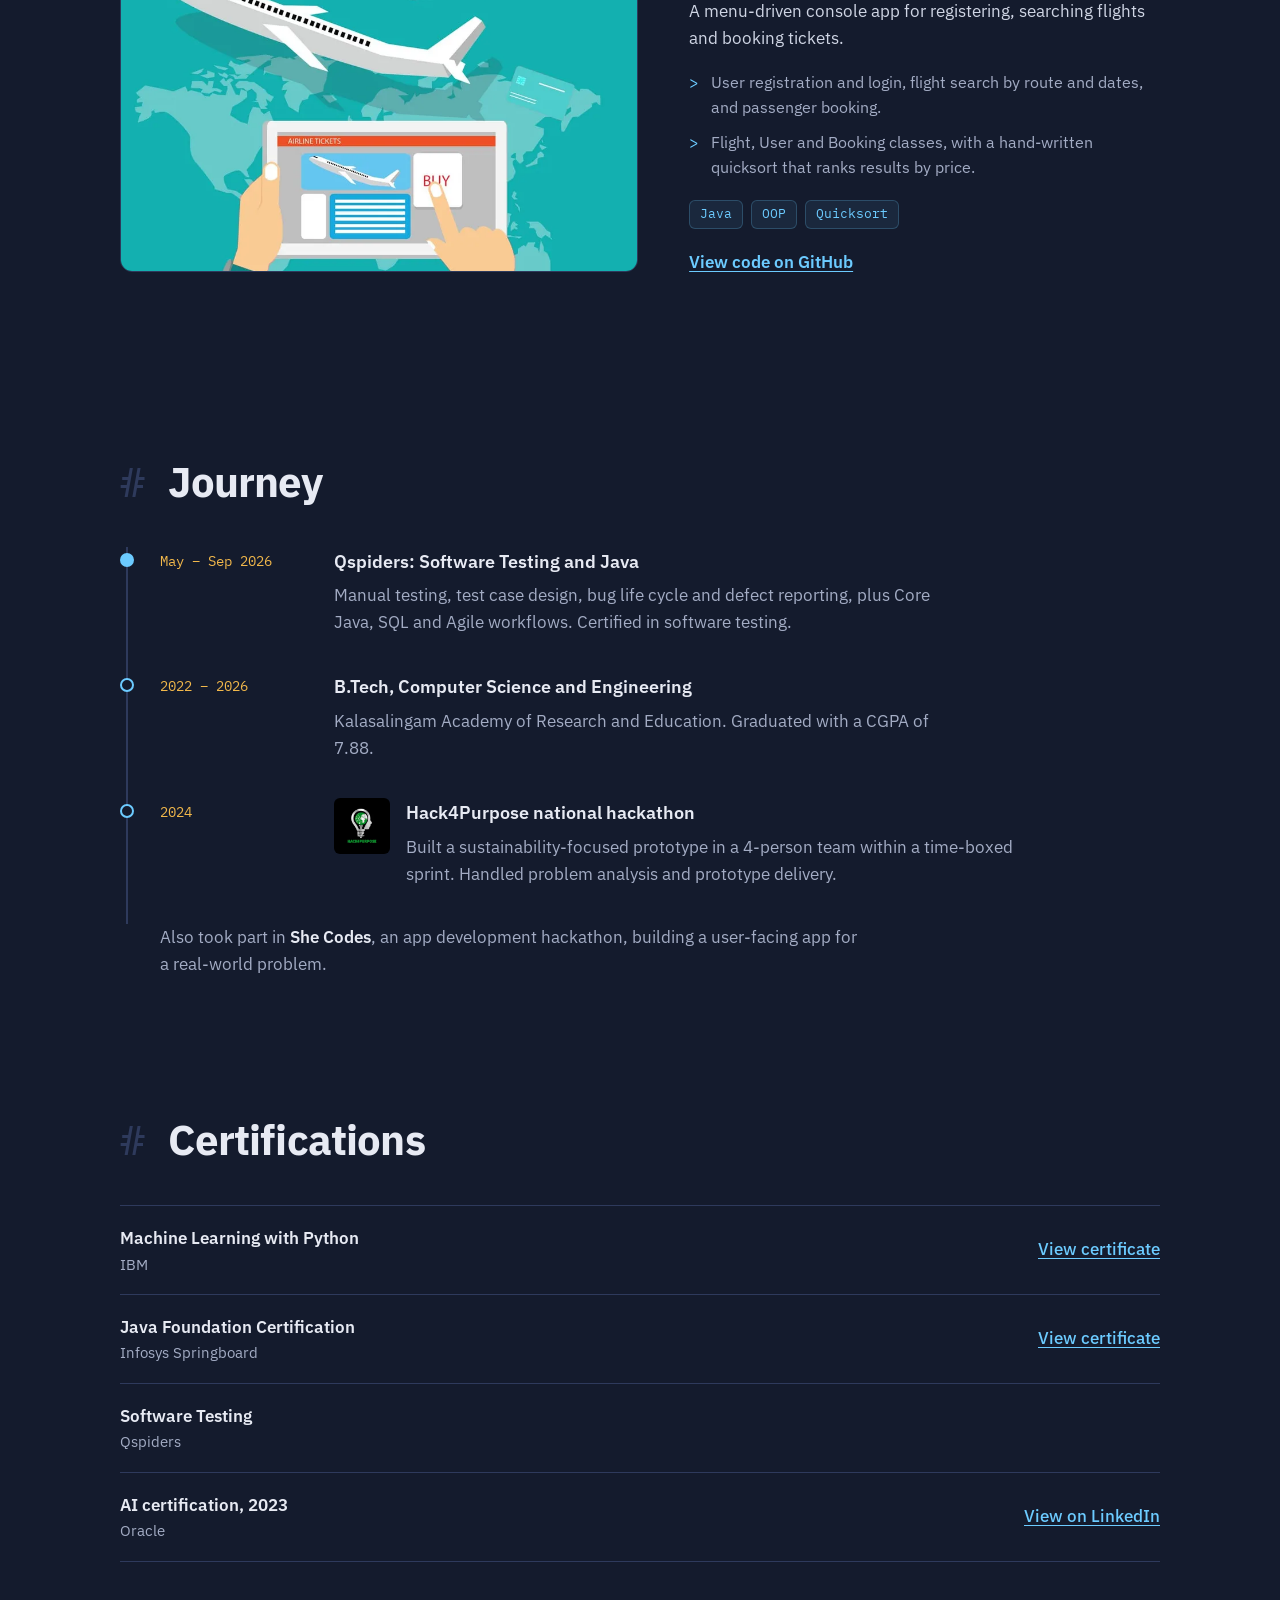
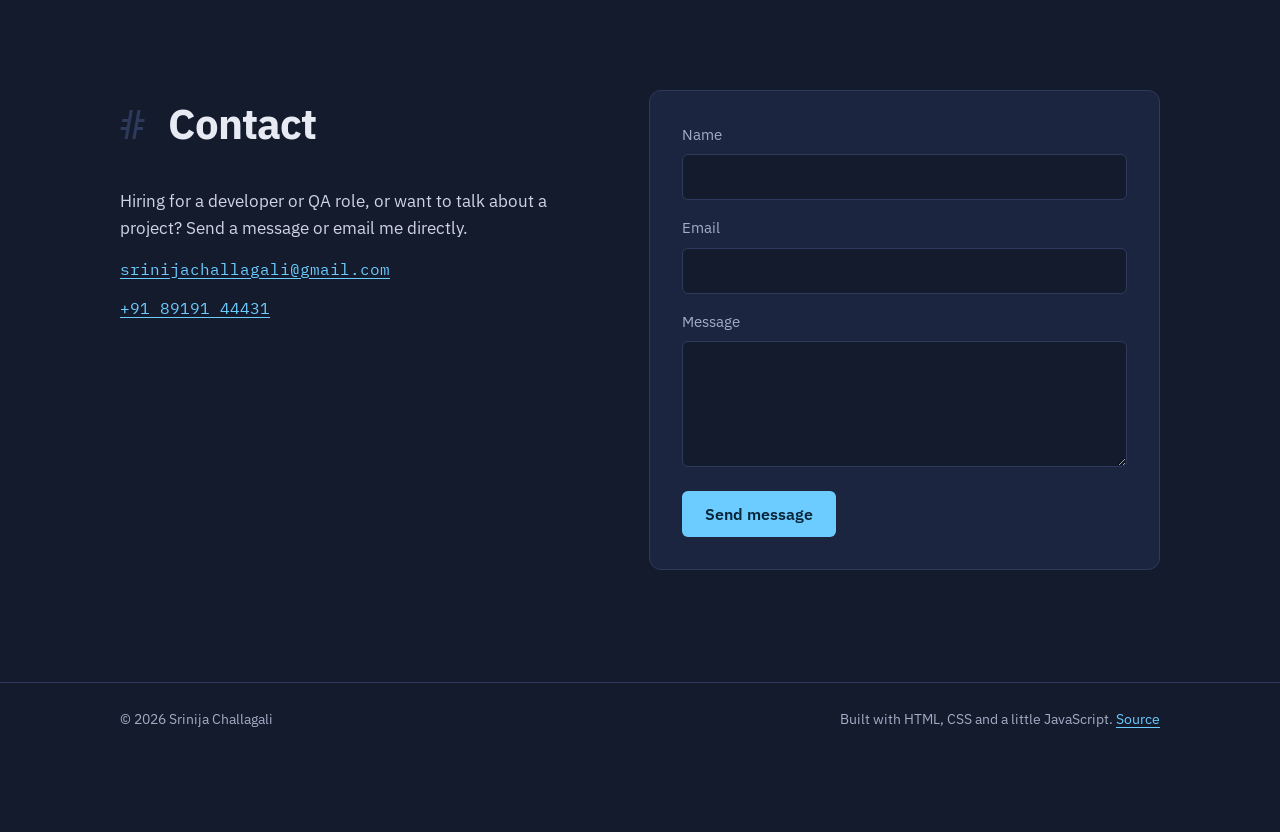
<file: projects.html>
<!DOCTYPE html>
<html lang="en">
<head>
  <meta charset="UTF-8" />
  <title>Srinija Challagali</title>
  <meta http-equiv="refresh" content="0; url=index.html#projects" />
  <link rel="canonical" href="index.html#projects" />
</head>
<body>
  <p>This page has moved. <a href="index.html#projects">Continue to the portfolio</a>.</p>
</body>
</html>
</file>
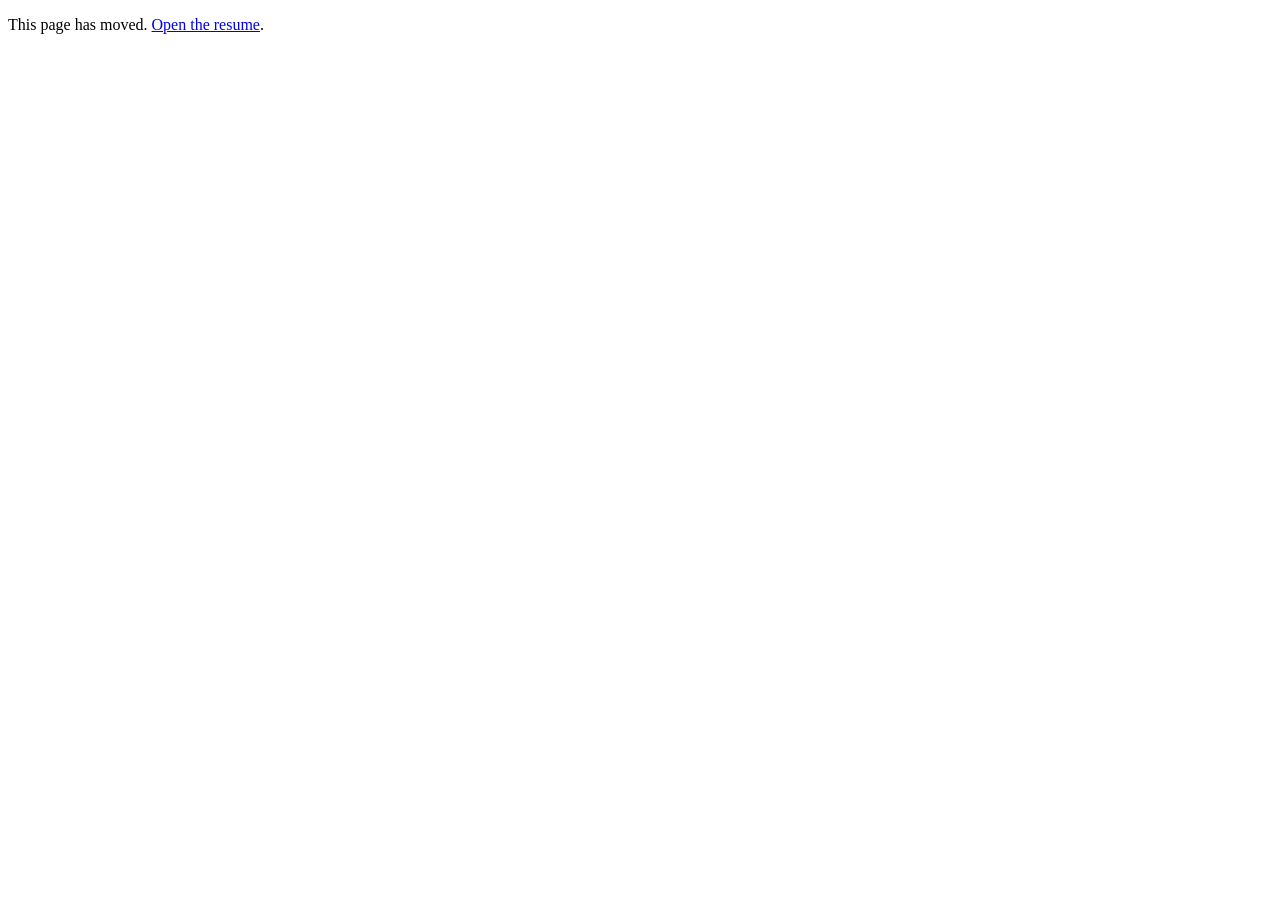
<file: resume.html>
<!DOCTYPE html>
<html lang="en">
<head>
  <meta charset="UTF-8" />
  <title>Srinija Challagali</title>
  <meta http-equiv="refresh" content="0; url=SrinijaChallagali_Resume.pdf" />
  <link rel="canonical" href="SrinijaChallagali_Resume.pdf" />
</head>
<body>
  <p>This page has moved. <a href="SrinijaChallagali_Resume.pdf">Open the resume</a>.</p>
</body>
</html>
</file>
<file: styles.css>
/* Srinija Challagali – portfolio
   Palette: night-shift editor. Deep slate base, cyan for links and actions,
   green reserved for "passing" signals, amber for the prompt. */
:root {
  --night: #141b2d;
  --panel: #1c2540;
  --panel-2: #222d4c;
  --line: #2e3a5c;
  --text: #e7eaf3;
  --muted: #a3acc4;
  --cyan: #6ccbff;
  --cyan-deep: #2f9fe0;
  --pass: #57d58a;
  --amber: #f2b84b;

  --sans: "IBM Plex Sans", system-ui, -apple-system, "Segoe UI", sans-serif;
  --mono: "IBM Plex Mono", ui-monospace, "SFMono-Regular", Menlo, monospace;

  --wrap: 1120px;
  --gutter: clamp(16px, 4vw, 40px);
  --r-sm: 6px;
  --r-md: 12px;
}

*, *::before, *::after { box-sizing: border-box; }
html { scroll-behavior: smooth; scroll-padding-top: 80px; }
body {
  margin: 0;
  background: var(--night);
  color: var(--text);
  font-family: var(--sans);
  font-size: 1.0625rem;
  line-height: 1.6;
  -webkit-font-smoothing: antialiased;
}
img { max-width: 100%; display: block; }
h1, h2, h3, p, ul, ol, dl, dd, figure { margin: 0; }
ul, ol { padding: 0; list-style: none; }
a { color: var(--cyan); text-underline-offset: 3px; }
a:hover { color: #9ddcff; }
:focus-visible { outline: 2px solid var(--amber); outline-offset: 3px; border-radius: 4px; }

.wrap { width: 100%; max-width: var(--wrap); margin: 0 auto; padding: 0 var(--gutter); }

.skip {
  position: absolute; left: 16px; top: -48px; z-index: 50;
  background: var(--amber); color: #1a1406; padding: 8px 14px; border-radius: var(--r-sm);
  font-weight: 600; text-decoration: none;
}
.skip:focus { top: 12px; }

/* Header */
.site-header {
  position: sticky; top: 0; z-index: 20;
  background: rgba(20, 27, 45, 0.86);
  backdrop-filter: blur(10px);
  border-bottom: 1px solid var(--line);
}
.header-inner { display: flex; align-items: center; justify-content: space-between; height: 64px; }
.wordmark { font-family: var(--mono); font-weight: 500; font-size: 1.05rem; color: var(--text); text-decoration: none; }
.wordmark .prompt { color: var(--amber); }
nav { display: flex; align-items: center; gap: clamp(14px, 2.4vw, 28px); }
nav a { color: var(--muted); text-decoration: none; font-size: 0.95rem; font-weight: 500; }
nav a:hover { color: var(--text); }
nav .nav-resume {
  color: var(--cyan); border: 1px solid var(--cyan-deep); padding: 6px 14px; border-radius: var(--r-sm);
}
nav .nav-resume:hover { background: rgba(108, 203, 255, 0.1); color: var(--cyan); }

/* Hero */
.hero {
  display: grid; grid-template-columns: 1fr 1.05fr; gap: clamp(32px, 5vw, 64px);
  align-items: center; padding-top: clamp(56px, 9vw, 112px); padding-bottom: clamp(56px, 8vw, 96px);
}
.status { display: inline-flex; align-items: center; gap: 10px; color: var(--muted); font-size: 0.95rem; margin-bottom: 22px; }
.dot { width: 9px; height: 9px; border-radius: 50%; background: var(--pass); box-shadow: 0 0 0 4px rgba(87, 213, 138, 0.18); flex: none; }
.hero h1 {
  font-size: clamp(3rem, 7.4vw, 5.6rem); line-height: 0.98; font-weight: 700; letter-spacing: -0.035em;
}
.lede { color: var(--muted); font-size: clamp(1.1rem, 1.6vw, 1.25rem); max-width: 34ch; margin-top: 24px; }
.actions { display: flex; flex-wrap: wrap; gap: 12px; margin-top: 32px; }
.btn {
  display: inline-flex; align-items: center; justify-content: center; min-height: 46px; padding: 0 22px;
  border-radius: var(--r-sm); font: 600 1rem var(--sans); text-decoration: none; cursor: pointer; border: 1px solid transparent;
}
.btn-primary { background: var(--cyan); color: #08263a; }
.btn-primary:hover { background: #9ddcff; color: #08263a; }
.btn-ghost { border-color: var(--line); color: var(--text); }
.btn-ghost:hover { border-color: var(--muted); color: var(--text); }
.socials { display: flex; gap: 6px; margin-top: 28px; }
.socials a { display: grid; place-items: center; width: 42px; height: 42px; border-radius: var(--r-sm); color: var(--muted); }
.socials a:hover { color: var(--text); background: var(--panel); }
.socials svg { width: 22px; height: 22px; fill: currentColor; }

/* Terminal: the one loud element */
.terminal {
  background: #0f1524; border: 1px solid var(--line); border-radius: var(--r-md);
  box-shadow: 0 30px 60px -30px rgba(0, 0, 0, 0.7), 0 0 0 1px rgba(108, 203, 255, 0.05);
  overflow: hidden;
}
.term-bar { display: flex; align-items: center; gap: 8px; padding: 12px 16px; background: var(--panel); border-bottom: 1px solid var(--line); }
.term-bar span { width: 12px; height: 12px; border-radius: 50%; background: #3a4566; }
.term-bar span:nth-child(1) { background: #ff6b6b; }
.term-bar span:nth-child(2) { background: var(--amber); }
.term-bar span:nth-child(3) { background: var(--pass); }
.term-bar p { margin-left: 10px; font-family: var(--mono); font-size: 0.8rem; color: var(--muted); }
.term-body {
  margin: 0; padding: 22px 24px 26px; min-height: 340px;
  font-family: var(--mono); font-size: clamp(0.8rem, 1.15vw, 0.95rem); line-height: 1.75;
  white-space: normal; color: var(--text);
}
.t-line, .t-out { display: block; white-space: pre-wrap; word-break: break-word; }
.t-prompt { color: var(--amber); }
.t-out { color: var(--muted); }
.t-pass { color: #0f1524; background: var(--pass); font-weight: 500; padding: 0 6px; border-radius: 3px; margin-right: 8px; }
.t-summary { color: var(--pass); margin-top: 4px; }
.cursor { display: inline-block; width: 0.6em; height: 1.1em; background: var(--cyan); vertical-align: text-bottom; animation: blink 1.1s steps(1) infinite; }
.js .t-line, .js .t-out { visibility: hidden; }
.js .shown { visibility: visible; }
@keyframes blink { 50% { opacity: 0; } }

/* Sections */
.section { padding-top: clamp(56px, 8vw, 96px); padding-bottom: clamp(24px, 3vw, 32px); }
.section h2 {
  font-size: clamp(1.9rem, 3.4vw, 2.6rem); font-weight: 700; letter-spacing: -0.02em; margin-bottom: 32px;
}
.section h2::before { content: "# "; font-family: var(--mono); font-weight: 400; color: var(--line); }

/* About */
.about { display: grid; grid-template-columns: minmax(220px, 340px) 1fr; gap: clamp(28px, 5vw, 64px); align-items: start; }
.portrait { width: 100%; height: auto; aspect-ratio: 3 / 4; object-fit: cover; border-radius: var(--r-md); border: 1px solid var(--line); }
.about-text p { max-width: 64ch; color: #cfd5e4; }
.about-text p + p { margin-top: 16px; }
.facts { margin-top: 32px; border-top: 1px solid var(--line); }
.facts div { display: grid; grid-template-columns: 130px 1fr; gap: 16px; padding: 14px 0; border-bottom: 1px solid var(--line); }
.facts dt { color: var(--muted); font-size: 0.95rem; }

/* Skills */
.skill-groups { display: grid; grid-template-columns: repeat(2, minmax(0, 1fr)); gap: 36px 48px; }
.skill-group h3 { font-size: 1.05rem; font-weight: 600; margin-bottom: 14px; color: var(--text); }
.chips { display: flex; flex-wrap: wrap; gap: 10px; }
.chips li {
  display: inline-flex; align-items: center; gap: 9px; padding: 8px 14px;
  background: var(--panel); border: 1px solid var(--line); border-radius: 999px; font-size: 0.95rem;
}
.chips img { width: 20px; height: 20px; }
.chips img.invert { filter: invert(1); }
.chips-text li { background: transparent; }

/* Projects */
.project {
  display: grid; grid-template-columns: 1.1fr 1fr; gap: clamp(24px, 4vw, 52px); align-items: center;
  padding: clamp(28px, 4vw, 44px) 0; border-top: 1px solid var(--line);
}
.project:first-of-type { border-top: 0; padding-top: 0; }
.project-flip .project-media { order: 2; }
.project-media { display: block; border-radius: var(--r-md); overflow: hidden; border: 1px solid var(--line); background: var(--panel); }
.project-media img { width: 100%; height: auto; aspect-ratio: 16 / 10; object-fit: cover; transition: transform 0.4s ease; }
.project-media:hover img { transform: scale(1.03); }
.project-body h3 { font-size: clamp(1.4rem, 2.4vw, 1.75rem); font-weight: 700; letter-spacing: -0.015em; }
.project-sum { color: #cfd5e4; margin-top: 10px; max-width: 52ch; }
.points { margin-top: 18px; display: grid; gap: 10px; }
.points li { position: relative; padding-left: 22px; color: var(--muted); font-size: 0.98rem; max-width: 60ch; }
.points li::before { content: ">"; position: absolute; left: 0; color: var(--cyan); font-family: var(--mono); }
.tags { display: flex; flex-wrap: wrap; gap: 8px; margin-top: 20px; }
.tags li { font-family: var(--mono); font-size: 0.8rem; color: var(--cyan); background: rgba(108, 203, 255, 0.08); border: 1px solid rgba(108, 203, 255, 0.22); padding: 3px 10px; border-radius: var(--r-sm); }
.code-link { display: inline-block; margin-top: 20px; font-weight: 600; }

/* Journey (a real sequence, so a timeline) */
.timeline { position: relative; border-left: 2px solid var(--line); margin-left: 6px; }
.timeline li { position: relative; display: grid; grid-template-columns: 150px 1fr; gap: 24px; padding: 0 0 36px 32px; }
.timeline li::before {
  content: ""; position: absolute; left: -8px; top: 6px; width: 14px; height: 14px; border-radius: 50%;
  background: var(--night); border: 2px solid var(--cyan);
}
.timeline li:first-child::before { background: var(--cyan); }
.timeline time { font-family: var(--mono); font-size: 0.9rem; color: var(--amber); padding-top: 2px; }
.timeline h3 { font-size: 1.15rem; font-weight: 600; }
.timeline p { color: var(--muted); margin-top: 6px; max-width: 62ch; }
.with-logo { display: flex; gap: 16px; align-items: flex-start; }
.with-logo img { width: 56px; height: 56px; border-radius: var(--r-sm); flex: none; }
.aside-note { color: var(--muted); margin-left: 40px; max-width: 70ch; }
.aside-note strong { color: var(--text); font-weight: 600; }

/* Certifications */
.certs { border-top: 1px solid var(--line); }
.certs li { display: flex; align-items: center; justify-content: space-between; gap: 16px; padding: 18px 0; border-bottom: 1px solid var(--line); }
.certs h3 { font-size: 1.08rem; font-weight: 600; }
.certs p { color: var(--muted); font-size: 0.95rem; }
.certs a { white-space: nowrap; font-weight: 500; }

/* Contact */
.contact { display: grid; grid-template-columns: 1fr 1.1fr; gap: clamp(28px, 5vw, 64px); padding-bottom: clamp(64px, 9vw, 112px); }
.contact-intro p { color: #cfd5e4; max-width: 44ch; }
.contact-direct { margin-top: 14px; font-family: var(--mono); font-size: 1rem; }
.contact-intro .contact-direct:first-of-type { margin-top: 24px; }
.contact-form { display: grid; gap: 8px; background: var(--panel); border: 1px solid var(--line); border-radius: var(--r-md); padding: clamp(20px, 3vw, 32px); }
.contact-form label { font-size: 0.92rem; color: var(--muted); margin-top: 8px; }
.contact-form label:first-of-type { margin-top: 0; }
.contact-form input, .contact-form textarea {
  width: 100%; font: 1rem var(--sans); color: var(--text); background: var(--night);
  border: 1px solid var(--line); border-radius: var(--r-sm); padding: 12px 14px; resize: vertical;
}
.contact-form input:focus, .contact-form textarea:focus { border-color: var(--cyan); outline: none; box-shadow: 0 0 0 3px rgba(108, 203, 255, 0.2); }
.contact-form .btn { margin-top: 16px; justify-self: start; }

/* Footer */
.site-footer { border-top: 1px solid var(--line); }
.footer-inner { display: flex; justify-content: space-between; flex-wrap: wrap; gap: 8px 24px; padding-top: 24px; padding-bottom: 32px; color: var(--muted); font-size: 0.9rem; }

/* Responsive */
@media (max-width: 900px) {
  .hero, .about, .contact { grid-template-columns: 1fr; }
  .project, .project-flip { grid-template-columns: 1fr; }
  .project-flip .project-media { order: 0; }
  .portrait { max-width: 300px; }
  .skill-groups { grid-template-columns: 1fr; }
}
@media (max-width: 640px) {
  nav a:not(.nav-resume) { display: none; }
  .timeline li { grid-template-columns: 1fr; gap: 6px; padding-left: 24px; }
  .facts div { grid-template-columns: 1fr; gap: 2px; }
  .aside-note { margin-left: 0; }
  .term-body { min-height: 0; padding: 18px; }
  .certs li { flex-direction: column; align-items: flex-start; gap: 6px; }
}
@media (prefers-reduced-motion: reduce) {
  html { scroll-behavior: auto; }
  .cursor { animation: none; }
  .project-media img { transition: none; }
}
</file>
